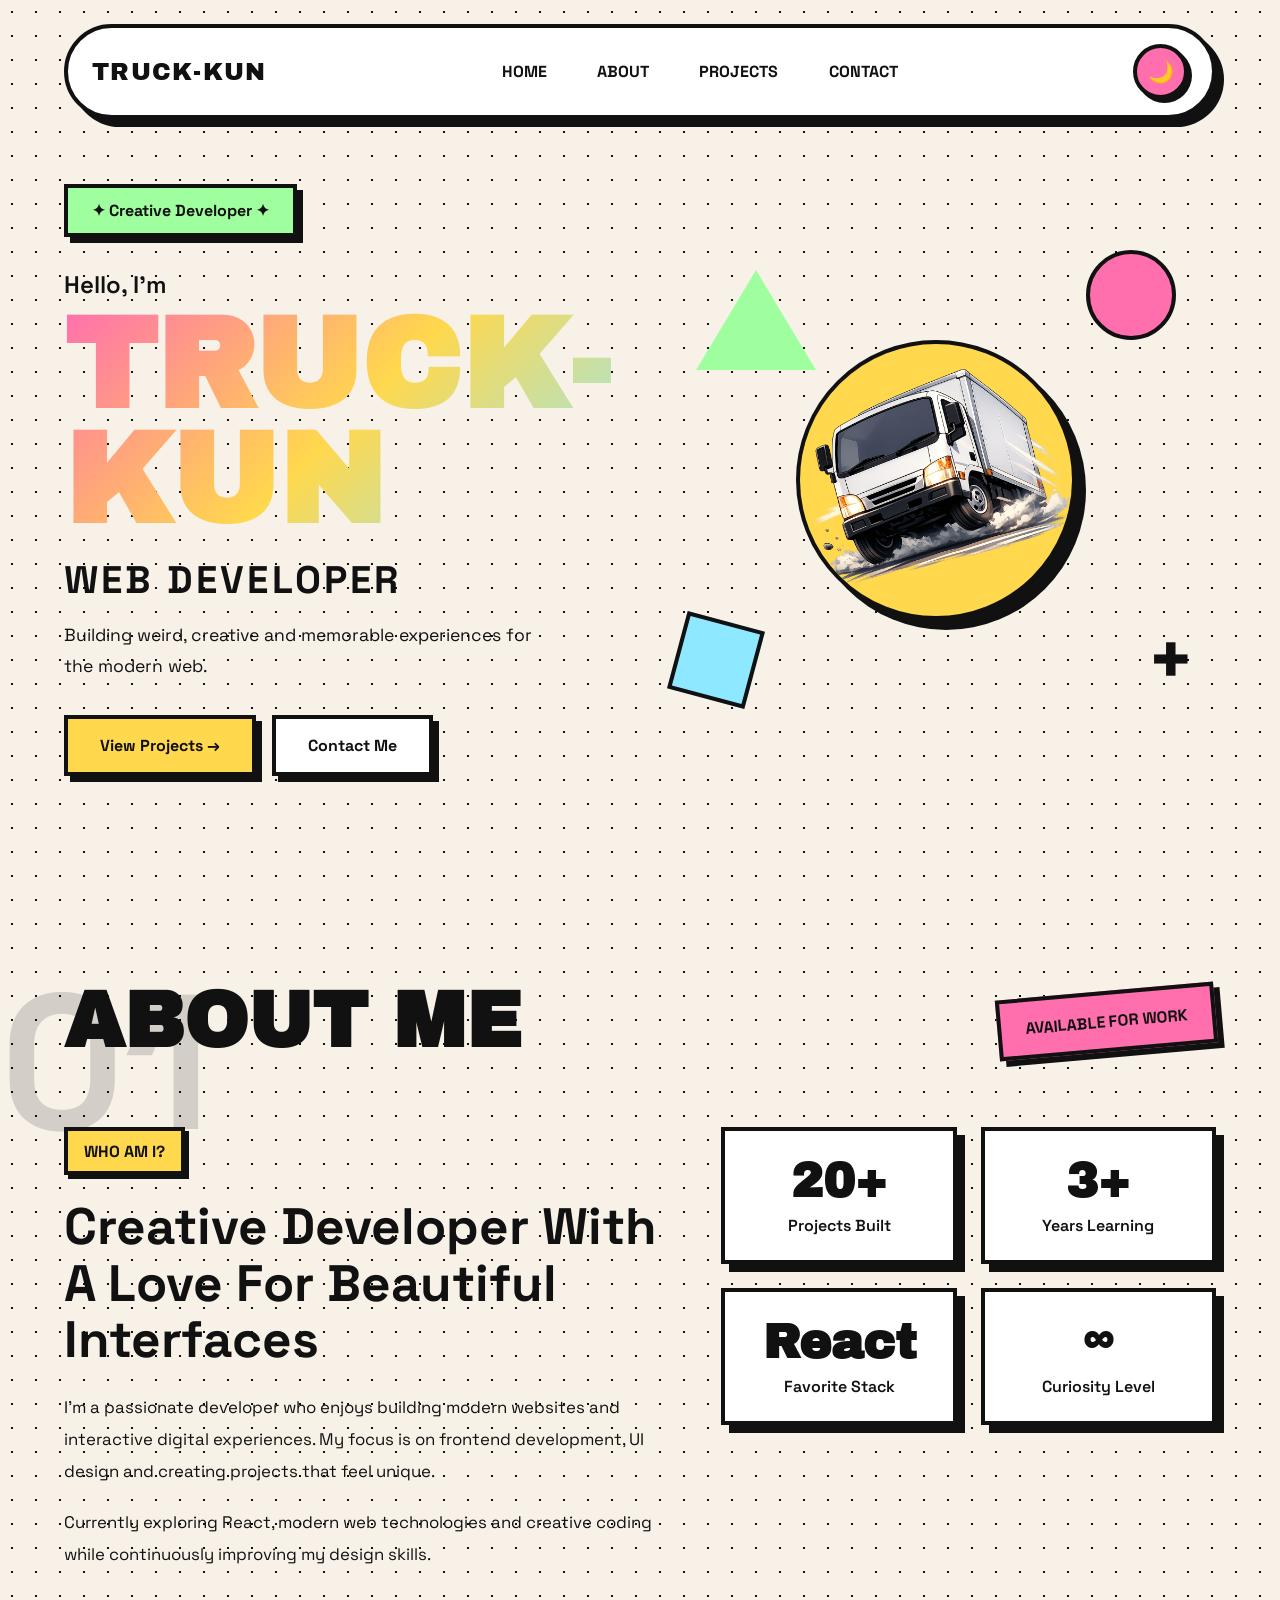
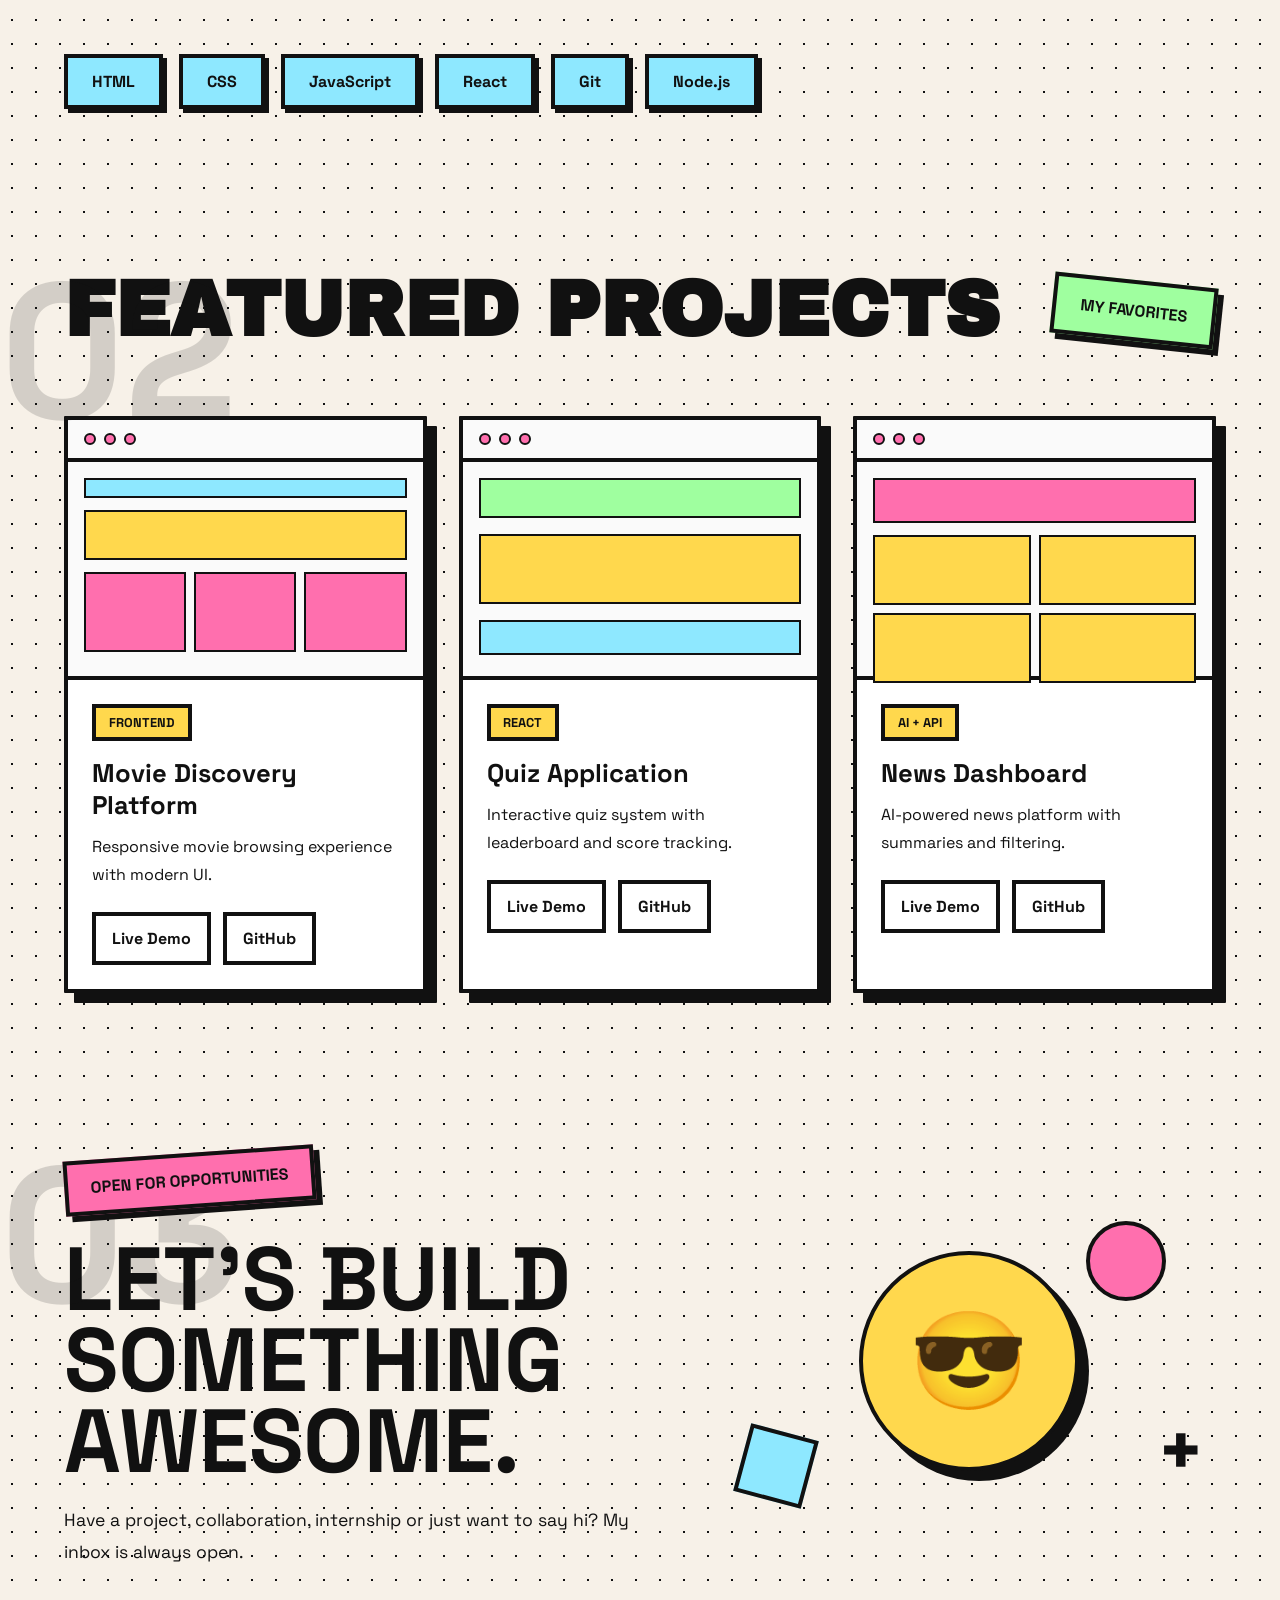
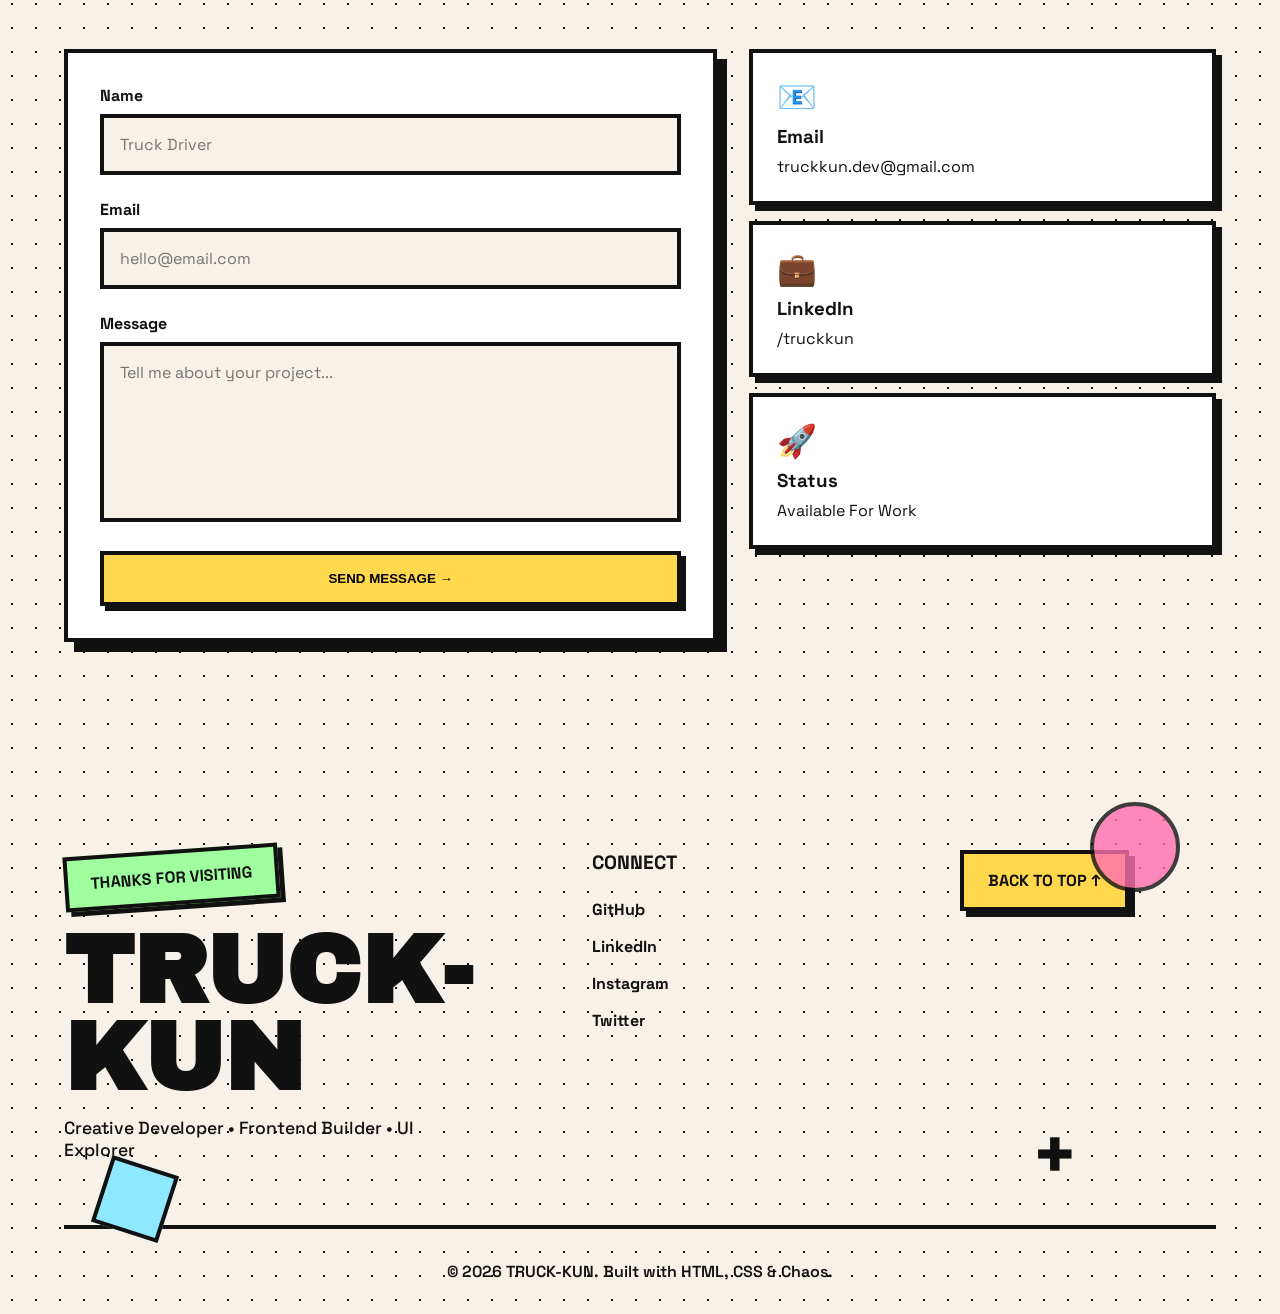
<file: index.html>
<!DOCTYPE html>
<html lang="en">
<head>
    <meta charset="UTF-8">
    <meta name="viewport" content="width=device-width, initial-scale=1.0">
    <title>TRUCK-KUN | Creative Developer</title>
    <link rel="stylesheet" href="styles1.css">
    <!-- Fonts -->
    <link rel="preconnect" href="https://fonts.googleapis.com">
    <link rel="preconnect" href="https://fonts.gstatic.com" crossorigin>
    <link href="https://fonts.googleapis.com/css2?family=Archivo+Black&family=Space+Grotesk:wght@300;400;500;600;700&display=swap" rel="stylesheet">
</head>
<body>
    <!-- Theme Toggle -->
    <input type="checkbox" id="theme-toggle">
    <header class="header">
        <nav class="navbar container">
            <a href="#hero" class="logo">
                TRUCK-KUN
            </a>
            <ul class="nav-links">
                <li>
                    <a href="#hero">HOME</a>
                </li>
                <li>
                    <a href="#about">ABOUT</a>
                </li>
                <li>
                    <a href="#projects">PROJECTS</a>
                </li>
                <li>
                    <a href="#contact">CONTACT</a>
                </li>
            </ul>
            <label for="theme-toggle" class="theme-btn">
                🌙
            </label>
        </nav>
    </header>

    <main>
        <section id="hero" class="hero">
            <div class="container hero-grid">
                <div class="hero-content">
                    <span class="hero-badge">
                        ✦ Creative Developer ✦
                    </span>
                    <h2 class="hero-greeting">
                        Hello, I'm
                    </h2>
                    <h1 class="hero-title">
                        TRUCK-KUN
                    </h1>
                    <h3 class="hero-role">
                        WEB DEVELOPER
                    </h3>
                    <p class="hero-description">
                        Building weird, creative and memorable
                        experiences for the modern web.
                    </p>
                    <div class="hero-buttons">
                        <a href="#projects" class="btn primary-btn">
                            View Projects →
                        </a>
                        <a href="#contact" class="btn secondary-btn">
                            Contact Me
                        </a>
                    </div>
                </div>
                <div class="hero-illustration">
                    <img class="character" src="TruckKun.png">
                    <div class="shape circle"></div>
                    <div class="shape square"></div>
                    <div class="shape triangle"></div>
                    <div class="shape cross">+</div>
                </div>
            </div>
        </section>

        <section id="about" class="about">
            <div class="container">
                <span class="section-number">
                    01
                </span>
                <div class="about-header">
                    <h2 class="section-title">ABOUT ME</h2>
                    <div class="about-sticker">AVAILABLE FOR WORK</div>
                </div>
                <div class="about-layout">
                    <div class="about-content">
                        <span class="about-tag">WHO AM I?</span>
                        <h3>
                            Creative Developer
                            With A Love For
                            Beautiful Interfaces
                        </h3>
                        <p>
                            I'm a passionate developer who enjoys
                            building modern websites and interactive
                            digital experiences. My focus is on
                            frontend development, UI design and
                            creating projects that feel unique.
                        </p>
                        <p>
                            Currently exploring React, modern web
                            technologies and creative coding while
                            continuously improving my design skills.
                        </p>
                    </div>
                    <div class="stats-grid">
                        <div class="stat-card">
                            <h3>20+</h3>
                            <p>Projects Built</p>
                        </div>
                        <div class="stat-card">
                            <h3>3+</h3>
                            <p>Years Learning</p>
                        </div>
                        <div class="stat-card">
                            <h3>React</h3>
                            <p>Favorite Stack</p>
                        </div>
                        <div class="stat-card">
                            <h3>∞</h3>
                            <p>Curiosity Level</p>
                        </div>
                    </div>
                </div>
                <div class="skills-wrapper">
                    <div class="skill-pill">HTML</div>
                    <div class="skill-pill">CSS</div>
                    <div class="skill-pill">JavaScript</div>
                    <div class="skill-pill">React</div>
                    <div class="skill-pill">Git</div>
                    <div class="skill-pill">Node.js</div>
                </div>
            </div>
        </section>

        <section id="projects" class="projects">
            <div class="container">
                <span class="section-number">02</span>
                <div class="projects-header">
                    <h2 class="section-title">FEATURED PROJECTS</h2>
                    <div class="project-sticker">MY FAVORITES</div>
                </div>
                <div class="projects-grid">
                    <article class="project-card">
                        <div class="project-preview">
                            <div class="browser-bar">
                                <span></span>
                                <span></span>
                                <span></span>
                            </div>
                            <div class="mockup movie-app">
                                <div class="mockup-navbar"></div>
                                <div class="mockup-hero"></div>
                                <div class="mockup-cards">
                                    <div></div>
                                    <div></div>
                                    <div></div>
                                </div>
                            </div>
                        </div>
                        <div class="project-info">
                            <span class="project-tag">FRONTEND</span>
                            <h3>Movie Discovery Platform</h3>
                            <p>
                                Responsive movie browsing
                                experience with modern UI.
                            </p>
                            <div class="project-links">
                                <a href="https://truck-kun-dev.github.io/Aniflix/">Live Demo</a>
                                <a href="https://github.com/Truck-kun-Dev/Aniflix">GitHub</a>
                            </div>
                        </div>
                    </article>
                    <article class="project-card">
                        <div class="project-preview">
                            <div class="browser-bar">
                                <span></span>
                                <span></span>
                                <span></span>
                            </div>
                            <div class="mockup quiz-app">
                                <div class="quiz-top"></div>
                                <div class="quiz-middle"></div>
                                <div class="quiz-bottom"></div>
                            </div>
                        </div>
                        <div class="project-info">
                            <span class="project-tag">REACT</span>
                            <h3>Quiz Application</h3>
                            <p>
                                Interactive quiz system with
                                leaderboard and score tracking.
                            </p>
                            <div class="project-links">
                                <a href="https://quizical-phi.vercel.app/">Live Demo</a>
                                <a href="https://github.com/Truck-kun-Dev/Quizical">GitHub</a>
                            </div>
                        </div>
                    </article>
                    <article class="project-card">
                        <div class="project-preview">
                            <div class="browser-bar">
                                <span></span>
                                <span></span>
                                <span></span>
                            </div>
                            <div class="mockup news-app">
                                <div class="news-banner"></div>
                                <div class="news-grid">
                                    <div></div>
                                    <div></div>
                                    <div></div>
                                    <div></div>
                                </div>
                            </div>
                        </div>
                        <div class="project-info">
                            <span class="project-tag">AI + API</span>
                            <h3>News Dashboard</h3>
                            <p>
                                AI-powered news platform with
                                summaries and filtering.
                            </p>
                            <div class="project-links">
                                <a href="https://article-lyart.vercel.app/">Live Demo</a>
                                <a href="https://github.com/Truck-kun-Dev/Article">GitHub</a>
                            </div>
                        </div>
                    </article>
                </div>
            </div>
        </section>

        <section id="contact" class="contact">
            <div class="container">
                <span class="section-number">03</span>
                <div class="contact-header">
                    <div class="contact-title">
                        <span class="contact-tag">OPEN FOR OPPORTUNITIES</span>
                        <h2>
                            LET'S BUILD
                            SOMETHING
                            AWESOME.
                        </h2>
                        <p>
                            Have a project, collaboration,
                            internship or just want to say hi?
                            My inbox is always open.
                        </p>
                    </div>
                    <div class="contact-doodle">
                        <div class="contact-face">😎</div>
                        <div class="floating-shape circle"></div>
                        <div class="floating-shape square"></div>
                        <div class="floating-shape plus">+</div>
                    </div>
                </div>
                <div class="contact-layout">
                    <form class="contact-form">
                        <div class="input-group">
                            <label>Name</label>
                            <input type="text" placeholder="Truck Driver">
                        </div>
                        <div class="input-group">
                            <label>Email</label>
                            <input type="email" placeholder="hello@email.com">
                        </div>
                        <div class="input-group">
                            <label>Message</label>
                            <textarea placeholder="Tell me about your project..."></textarea>
                        </div>
                        <button type="submit">SEND MESSAGE →</button>
                    </form>
                    <div class="contact-info">
                        <div class="info-card">
                            <span>📧</span>
                            <h3>Email</h3>
                            <p>truckkun.dev@gmail.com</p>
                        </div>
                        <div class="info-card">
                            <span>💼</span>
                            <h3>LinkedIn</h3>
                            <p>/truckkun</p>
                        </div>
                        <div class="info-card">
                            <span>🚀</span>
                            <h3>Status</h3>
                            <p>Available For Work</p>
                        </div>
                    </div>
                </div>
            </div>
        </section>
    </main>
    <footer class="footer">
        <div class="container">
            <div class="footer-content">
                <div class="footer-brand">
                    <span class="footer-sticker">THANKS FOR VISITING</span>
                    <h2>TRUCK-KUN</h2>
                    <p>
                        Creative Developer •
                        Frontend Builder •
                        UI Explorer
                    </p>
                </div>
                <div class="footer-links">
                    <h3>CONNECT</h3>
                    <a href="https://github.com" target="_blank">GitHub</a>
                    <a href="https://linkedin.com" target="_blank">LinkedIn</a>
                    <a href="https://instagram.com" target="_blank">Instagram</a>
                    <a href="https://twitter.com" target="_blank">Twitter</a>
                </div>
                <div class="footer-action">
                    <a href="#hero" class="back-top">BACK TO TOP ↑</a>
                </div>
            </div>
            <div class="footer-bottom">
                <p>
                    © 2026 TRUCK-KUN. Built with HTML, CSS & Chaos.
                </p>
            </div>
            <div class="footer-circle"></div>
            <div class="footer-square"></div>
            <div class="footer-plus">+</div>
        </div>
    </footer>
</body>
</html>
</file>
<file: styles1.css>
* {
  margin: 0;
  padding: 0;
  box-sizing: border-box;
}

html {
  scroll-behavior: smooth;
}

body {
  font-family: "Space Grotesk", sans-serif;
  overflow-x: hidden;
}

:root {
  --bg: #f7f1e8;
  --yellow: #ffd84d;
  --pink: #ff6fae;
  --cyan: #8ee8ff;
  --green: #9fff9f;
  --black: #111111;
  --white: #ffffff;
  --border: 4px solid var(--black);
  --title-text: "Archivo Black", sans-serif;
}

body:has(#theme-toggle:checked) {
  --bg: #121212;
  --text: #f5f5f5;
  --card: #1e1e1e;
  --shadow: #f5f5f5;
  --black: #e7e7e7;
  --white: #111111;
  --border: 4px solid var(--black);
}

.container {
  width: min(1200px, 90%);
  margin: auto;
}

section {
  padding: 80px 0;
  position: relative;
}

body {
  background: var(--bg);
  color: var(--black);
  background-image: radial-gradient(var(--black) 1px, transparent 1px);
  background-size: 24px 24px;
}

.logo,
.hero-title,
.section-title {
  font-family: var(--title-text);
}

.hero-title {
  font-size: clamp(3.5rem, 8vw, 6rem);
}

.section-title {
  font-size: clamp(2.5rem, 6vw, 5rem);
}

.section-number {
  position: absolute;
  top: 40px;
  left: 0;
  font-size: 12rem;
  font-weight: 900;
  opacity: 0.15;
}

.btn {
  display: flex;
  align-items: center;
  justify-content: center;
  text-decoration: none;
  cursor: pointer;
}

img {
  display: block;
  max-width: 100%;
}

#theme-toggle {
  display: none;
}

.header {
  position: fixed;
  top: 0;
  left: 0;
  width: 100%;
  z-index: 1000;
  padding: 1.5rem 0;
}

.navbar {
  display: flex;
  align-items: center;
  justify-content: space-between;
  gap: 2rem;
  padding: 1rem 1.5rem;
  background: var(--white);
  border: var(--border);
  border-radius: 999px;
  box-shadow: 8px 8px 0 var(--black);
}

.logo {
  text-decoration: none;
  color: var(--black);
  font-size: 1.5rem;
  letter-spacing: 0.08rem;
  transition: 0.2s;
}

.logo:hover {
  transform: rotate(-3deg);
}

.nav-links {
  display: flex;
  align-items: center;
  gap: 0.75rem;
  list-style: none;
}

.nav-links a {
  text-decoration: none;
  color: var(--black);
  font-weight: 700;
  padding: 0.8rem 1.2rem;
  border-radius: 999px;
  transition: 0.25s;
}

.nav-links a:hover {
  background: var(--yellow);
  border: var(--border);
  box-shadow: 4px 4px 0 var(--black);
  transform: translate(-2px, -2px);
}

.theme-btn {
  width: 55px;
  height: 55px;
  display: flex;
  align-items: center;
  justify-content: center;
  background: var(--pink);
  border: var(--border);
  border-radius: 50%;
  font-size: 1.3rem;
  cursor: pointer;
  box-shadow: 4px 4px 0 var(--black);
  transition: 0.25s;
}

.theme-btn:hover {
  transform: rotate(12deg) scale(1.05);
}

.hero {
  padding-top: 140px;
  min-height: 100vh;
  display: flex;
  align-items: center;
  justify-content: center;
  position: relative;
  overflow: hidden;
}

.hero-grid {
  display: grid;
  grid-template-columns: 1fr 1fr;
  align-items: center;
  gap: 2rem;
}

.hero-badge {
  display: inline-block;
  background: var(--green);
  border: var(--border);
  padding: 0.75rem 1.5rem;
  font-weight: 700;
  box-shadow: 6px 6px 0 var(--black);
  margin-bottom: 2rem;
}

.hero-greeting {
  font-size: 1.5rem;
  font-weight: 600;
  margin-bottom: 0.5rem;
}

.hero-title {
  font-size: clamp(5rem, 10vw, 9rem);
  line-height: 0.9;
  margin-bottom: 1rem;
  background: linear-gradient(135deg, var(--pink), var(--yellow), var(--cyan));
  -webkit-background-clip: text;
  -webkit-text-fill-color: transparent;
}

.hero-role {
  font-size: clamp(1.5rem, 3vw, 2.5rem);
  letter-spacing: 0.2rem;
  margin-bottom: 1rem;
}

.hero-description {
  max-width: 500px;
  font-size: 1.1rem;
  line-height: 1.8;
  margin-bottom: 2rem;
}

.hero-buttons {
  display: flex;
  gap: 1rem;
  flex-wrap: wrap;
}

.primary-btn {
  background: var(--yellow);
  color: var(--black);
  padding: 1rem 2rem;
  border: var(--border);
  font-weight: 700;
  box-shadow: 6px 6px 0 var(--black);
  transition: 0.2s;
}

.secondary-btn {
  background: var(--white);
  color: var(--black);
  padding: 1rem 2rem;
  border: var(--border);
  font-weight: 700;
  box-shadow: 6px 6px 0 var(--black);
  transition: 0.2s;
}

.primary-btn:hover,
.secondary-btn:hover {
  transform: translate(-4px, -4px);
  box-shadow: 10px 10px 0 var(--black);
}

.hero-illustration {
  position: relative;
  display: flex;
  justify-content: center;
  align-items: center;
  min-height: 500px;
}

.character {
  width: 280px;
  height: 280px;
  display: flex;
  align-items: center;
  justify-content: center;
  font-size: 8rem;
  background: var(--yellow);
  border: var(--border);
  border-radius: 50%;
  box-shadow: 10px 10px 0 var(--black);
  z-index: 2;
}

.shape {
  position: absolute;
}

.circle {
  width: 90px;
  height: 90px;
  border-radius: 50%;
  background: var(--pink);
  border: var(--border);
  top: 20px;
  right: 40px;
}

.square {
  width: 80px;
  height: 80px;
  background: var(--cyan);
  border: var(--border);
  bottom: 30px;
  left: 20px;
  transform: rotate(15deg);
}

.triangle {
  width: 0;
  height: 0;
  border-left: 60px solid transparent;
  border-right: 60px solid transparent;
  border-bottom: 100px solid var(--green);
  top: 40px;
  left: 40px;
}

.cross {
  font-size: 5rem;
  font-weight: 900;
  right: 20px;
  bottom: 20px;
}

.about {
  position: relative;
}

.about-header {
  display: flex;
  justify-content: space-between;
  align-items: center;
  margin-bottom: 4rem;
  flex-wrap: wrap;
  gap: 1rem;
}

.about-sticker {
  background: var(--pink);
  padding: 1rem 1.5rem;
  border: var(--border);
  font-weight: 700;
  transform: rotate(-5deg);
  box-shadow: 6px 6px 0 var(--black);
}

.about-layout {
  display: grid;
  grid-template-columns: 1.2fr 1fr;
  gap: 4rem;
  align-items: start;
}

.about-tag {
  display: inline-block;
  background: var(--yellow);
  border: var(--border);
  padding: 0.6rem 1rem;
  font-weight: 700;
  margin-bottom: 1.5rem;
  box-shadow: 4px 4px 0 var(--black);
}

.about-content h3 {
  font-size: clamp(2rem, 4vw, 3.5rem);
  line-height: 1.1;
  margin-bottom: 1.5rem;
}

.about-content p {
  font-size: 1.05rem;
  line-height: 1.9;
  margin-bottom: 1.2rem;
  max-width: 650px;
}

.stats-grid {
  display: grid;
  grid-template-columns: repeat(2, 1fr);
  gap: 1.5rem;
}

.stat-card {
  background: var(--white);
  border: var(--border);
  padding: 1.5rem;
  text-align: center;
  box-shadow: 8px 8px 0 var(--black);
  transition: 0.25s;
}

.stat-card:hover {
  transform: translate(-5px, -5px);
}

.stat-card h3 {
  font-size: 3rem;
  margin-bottom: 0.5rem;
  font-family: var(--title-text);
}

.stat-card p {
  font-weight: 600;
}

.skills-wrapper {
  display: flex;
  flex-wrap: wrap;
  gap: 1rem;
  margin-top: 4rem;
}

.skill-pill {
  background: var(--cyan);
  border: var(--border);
  padding: 0.8rem 1.5rem;
  font-weight: 700;
  box-shadow: 4px 4px 0 var(--black);
  transition: 0.2s;
}

.skill-pill:hover {
  transform: rotate(-4deg) translateY(-4px);
}

.projects {
  position: relative;
}

.projects-header {
  display: flex;
  justify-content: space-between;
  align-items: center;
  margin-bottom: 4rem;
  flex-wrap: wrap;
  gap: 1rem;
}

.project-sticker {
  background: var(--green);
  border: var(--border);
  padding: 1rem 1.5rem;
  font-weight: 700;
  transform: rotate(6deg);
  box-shadow: 6px 6px 0 var(--black);
}

.projects-grid {
  display: grid;
  grid-template-columns: repeat(3, 1fr);
  gap: 2rem;
}

.project-card {
  background: var(--white);
  border-radius: 1px;
  border: var(--border);
  overflow: hidden;
  box-shadow: 10px 10px 0 var(--black);
  transition: 0.25s;
}

.project-card:hover {
  transform: translate(-8px, -8px);
}

.project-preview {
  height: 260px;
  border-bottom: var(--border);
  background: #fafafa;
}

.browser-bar {
  height: 42px;
  border-bottom: var(--border);
  display: flex;
  align-items: center;
  gap: 0.5rem;
  padding-inline: 1rem;
}

.browser-bar span {
  width: 12px;
  height: 12px;
  border-radius: 50%;
  background: var(--pink);
  border: 2px solid var(--black);
}

.mockup {
  height: calc(100% - 42px);
  padding: 1rem;
}

.mockup-navbar {
  height: 20px;
  background: var(--cyan);
  border: 2px solid var(--black);
  margin-bottom: 0.75rem;
}

.mockup-hero {
  height: 50px;
  background: var(--yellow);
  border: 2px solid var(--black);
  margin-bottom: 0.75rem;
}

.mockup-cards {
  display: grid;
  grid-template-columns: repeat(3, 1fr);
  gap: 0.5rem;
}

.mockup-cards div {
  height: 80px;
  background: var(--pink);
  border: 2px solid var(--black);
}

.quiz-top {
  height: 40px;
  background: var(--green);
  border: 2px solid var(--black);
  margin-bottom: 1rem;
}

.quiz-middle {
  height: 70px;
  background: var(--yellow);
  border: 2px solid var(--black);
  margin-bottom: 1rem;
}

.quiz-bottom {
  height: 35px;
  background: var(--cyan);
  border: 2px solid var(--black);
}

.news-banner {
  height: 45px;
  background: var(--pink);
  border: 2px solid var(--black);
  margin-bottom: 0.75rem;
}

.news-grid {
  display: grid;
  grid-template-columns: repeat(2, 1fr);
  gap: 0.5rem;
}

.news-grid div {
  height: 70px;
  background: var(--yellow);
  border: 2px solid var(--black);
}

.project-info {
  padding: 1.5rem;
}

.project-tag {
  display: inline-block;
  background: var(--yellow);
  border: var(--border);
  padding: 0.4rem 0.8rem;
  font-size: 0.8rem;
  font-weight: 700;
  margin-bottom: 1rem;
}

.project-info h3 {
  font-size: 1.6rem;
  margin-bottom: 0.75rem;
}

.project-info p {
  line-height: 1.7;
  margin-bottom: 1.5rem;
}

.project-links {
  display: flex;
  gap: 0.75rem;
}

.project-links a {
  text-decoration: none;
  color: var(--black);
  font-weight: 700;
  padding: 0.75rem 1rem;
  border: var(--border);
  background: var(--white);
  transition: 0.2s;
}

.project-links a:hover {
  background: var(--yellow);
  transform: translate(-3px, -3px);
}

.contact {
  position: relative;
  overflow: hidden;
}

.contact-header {
  display: grid;
  grid-template-columns: 1.2fr 1fr;
  align-items: center;
  gap: 4rem;
  margin-bottom: 5rem;
}

.contact-tag {
  display: inline-block;
  background: var(--pink);
  border: var(--border);
  padding: 0.8rem 1.4rem;
  font-weight: 700;
  box-shadow: 6px 6px 0 var(--black);
  margin-bottom: 2rem;
  transform: rotate(-4deg);
}

.contact-title h2 {
  font-size: clamp(3rem, 7vw, 6rem);
  line-height: 0.9;
  margin-bottom: 1.5rem;
}

.contact-title p {
  max-width: 600px;
  font-size: 1.1rem;
  line-height: 1.8;
}

.contact-doodle {
  position: relative;
  display: flex;
  justify-content: center;
  align-items: center;
  min-height: 320px;
}

.contact-face {
  width: 220px;
  height: 220px;
  display: flex;
  justify-content: center;
  align-items: center;
  font-size: 6rem;
  border-radius: 50%;
  background: var(--yellow);
  border: var(--border);
  box-shadow: 10px 10px 0 var(--black);
  z-index: 2;
}

.floating-shape {
  position: absolute;
}

.floating-shape.circle {
  width: 80px;
  height: 80px;
  border-radius: 50%;
  background: var(--pink);
  border: var(--border);
  top: 20px;
  right: 50px;
}

.floating-shape.square {
  width: 70px;
  height: 70px;
  background: var(--cyan);
  border: var(--border);
  bottom: 20px;
  left: 20px;
  transform: rotate(15deg);
}

.floating-shape.plus {
  font-size: 5rem;
  font-weight: 900;
  right: 10px;
  bottom: 20px;
}

.contact-layout {
  display: grid;
  grid-template-columns: 1.4fr 1fr;
  gap: 2rem;
}

.contact-form {
  background: var(--white);
  border: var(--border);
  padding: 2rem;
  box-shadow: 10px 10px 0 var(--black);
}

.input-group {
  margin-bottom: 1.5rem;
}

.input-group label {
  display: block;
  font-weight: 700;
  margin-bottom: 0.5rem;
}

.contact-form input,
.contact-form textarea {
  width: 100%;
  border: var(--border);
  background: var(--bg);
  padding: 1rem;
  font-size: 1rem;
  font-family: inherit;
}

.contact-form textarea {
  min-height: 180px;
  resize: none;
}

.contact-form input:focus,
.contact-form textarea:focus {
  outline: none;
  box-shadow: 2px 2px var(--black);
}

.contact-form button {
  width: 100%;
  background: var(--yellow);
  border: var(--border);
  padding: 1rem;
  font-weight: 700;
  cursor: pointer;
  box-shadow: 5px 5px 0 var(--black);
  transition: 0.2s;
}

.contact-form button:hover {
  transform: translate(-4px, -4px);
  box-shadow: 9px 9px 0 var(--black);
}

.contact-info {
  display: flex;
  flex-direction: column;
  gap: 1rem;
}

.info-card {
  background: var(--white);
  border: var(--border);
  padding: 1.5rem;
  box-shadow: 6px 6px 0 var(--black);
  transition: 0.2s;
}

.info-card:hover {
  transform: translate(-4px, -4px);
}

.info-card span {
  font-size: 2rem;
  display: block;
  margin-bottom: 0.5rem;
}

.info-card h3 {
  margin-bottom: 0.5rem;
}

.footer {
  position: relative;
  padding: 8rem 0 2rem;
  overflow: hidden;
}

.footer-content {
  display: grid;
  grid-template-columns: 1.5fr 1fr 0.8fr;
  gap: 3rem;
  align-items: start;
}

.footer-sticker {
  display: inline-block;
  background: var(--green);
  border: var(--border);
  padding: 0.8rem 1.4rem;
  font-weight: 700;
  margin-bottom: 1.5rem;
  transform: rotate(-4deg);
  box-shadow: 5px 5px 0 var(--black);
}

.footer-brand h2 {
  font-family: var(--title-text);
  font-size: clamp(3rem, 8vw, 6rem);
  line-height: 0.9;
  margin-bottom: 1rem;
}

.footer-brand p {
  font-size: 1.1rem;
  font-weight: 500;
  max-width: 400px;
}

.footer-links {
  display: flex;
  flex-direction: column;
  gap: 1rem;
}

.footer-links h3 {
  margin-bottom: 0.5rem;
  font-size: 1.2rem;
}

.footer-links a {
  text-decoration: none;
  color: var(--black);
  font-weight: 700;
  width: fit-content;
  transition: 0.2s;
}

.footer-links a:hover {
  color: var(--pink);
  transform: translateX(6px);
}

.back-top {
  display: inline-flex;
  align-items: center;
  justify-content: center;
  text-decoration: none;
  color: var(--black);
  font-weight: 700;
  padding: 1rem 1.5rem;
  background: var(--yellow);
  border: var(--border);
  box-shadow: 6px 6px 0 var(--black);
  transition: 0.25s;
}

.back-top:hover {
  transform: translate(-4px, -4px);
  box-shadow: 10px 10px 0 var(--black);
}

.footer-bottom {
  margin-top: 4rem;
  padding-top: 2rem;
  border-top: var(--border);
  text-align: center;
  font-weight: 600;
}

.footer-circle {
  position: absolute;
  width: 90px;
  height: 90px;
  border-radius: 50%;
  background: var(--pink);
  border: var(--border);
  top: 80px;
  right: 100px;
  opacity: 0.8;
}

.footer-square {
  position: absolute;
  width: 70px;
  height: 70px;
  background: var(--cyan);
  border: var(--border);
  bottom: 80px;
  left: 100px;
  transform: rotate(18deg);
}

.footer-plus {
  position: absolute;
  right: 200px;
  bottom: 120px;
  font-size: 5rem;
  font-weight: 900;
  line-height: 1;
}

@media (max-width: 900px) {
  .navbar {
    justify-content: space-between;
    border-radius: 20px;
  }

  .nav-links {
    display: none;
  }

  .hero-grid {
    grid-template-columns: 1fr;
    text-align: center;
  }

  .hero-description {
    margin-inline: auto;
  }

  .hero-buttons {
    justify-content: center;
  }

  .hero-illustration {
    min-height: 350px;
  }

  .character {
    width: 220px;
    height: 220px;
    font-size: 6rem;
  }

  .about-header {
    justify-content: center;
    text-align: center;
  }

  .about-layout {
    grid-template-columns: 1fr;
    text-align: center;
  }

  .about-content {
    max-width: 100%;
  }

  .stats-grid {
    max-width: 600px;
    margin: auto;
  }

  .skills-wrapper {
    justify-content: center;
  }

  .projects-header {
    justify-content: center;
    text-align: center;
  }

  .projects-grid {
    grid-template-columns: repeat(2, 1fr);
  }

  .project-preview {
    height: 200px;
  }

  .contact-header,
  .contact-layout {
    grid-template-columns: 1fr;

    text-align: center;
  }

  .contact-title p {
    margin-inline: auto;
  }

  .contact-info {
    max-width: 650px;
    margin: auto;
    width: 100%;
  }
  .footer-content {
    grid-template-columns: 1fr;
    text-align: center;
  }

  .footer-brand p {
    margin-inline: auto;
  }

  .footer-links {
    align-items: center;
  }

  .footer-action {
    display: flex;
    justify-content: center;
  }

  .footer-circle,
  .footer-square,
  .footer-plus {
    display: none;
  }
}

@media screen and (max-width: 600px) {
  .projects-grid {
    grid-template-columns: 1fr;
  }

  .project-preview {
    height: 180px;
  }

  .project-info {
    padding: 1rem;
  }

  .project-info h3 {
    font-size: 1.2rem;
  }

  .project-links {
    flex-direction: column;
  }

  .project-links a {
    width: 100%;
  }

  .contact {
    overflow: hidden;
  }

  .contact-title h2 {
    font-size: 2.2rem;
  }

  .contact-face {
    width: 140px;
    height: 140px;
    font-size: 4rem;
  }

  .contact-form {
    padding: 1rem;
  }

  .contact-form input,
  .contact-form textarea {
    padding: 0.8rem;
  }

  .info-card {
    padding: 1rem;
  }

  .floating-shape {
    display: none;
  }
}
</file>
